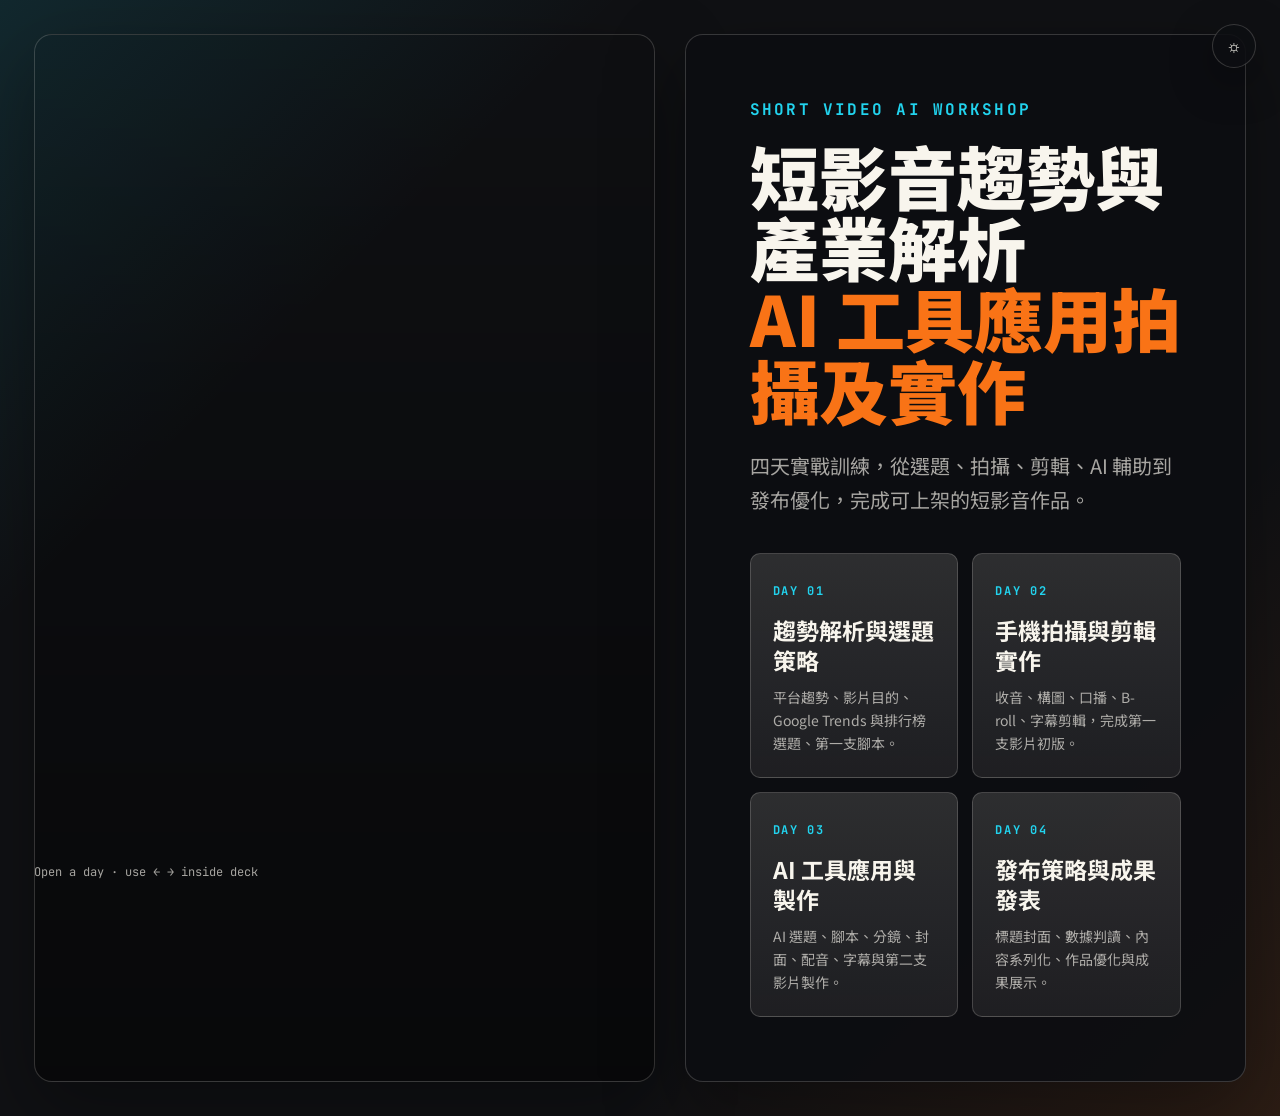
<file: index.html>
<!DOCTYPE html>
<html lang="zh-TW">
<head>
  <meta charset="UTF-8">
  <meta name="viewport" content="width=device-width, initial-scale=1.0">
  <title>短影音趨勢與 AI 工具實作課程</title>
  <link rel="preconnect" href="https://fonts.googleapis.com">
  <link rel="preconnect" href="https://fonts.gstatic.com" crossorigin>
  <link href="https://fonts.googleapis.com/css2?family=Noto+Sans+TC:wght@400;500;700;900&family=JetBrains+Mono:wght@500;700&display=swap" rel="stylesheet">
  <link rel="stylesheet" href="site.css">
</head>
<body class="home">
  <button class="theme-toggle" type="button" aria-label="切換深淺色模式" data-theme-toggle>☼</button>

  <main class="home-shell">
    <p class="eyebrow">SHORT VIDEO AI WORKSHOP</p>
    <h1>短影音趨勢與產業解析<br><span>AI 工具應用拍攝及實作</span></h1>
    <p class="home-subtitle">四天實戰訓練，從選題、拍攝、剪輯、AI 輔助到發布優化，完成可上架的短影音作品。</p>

    <nav class="day-grid" aria-label="四天課程簡報">
      <a class="day-card" href="day01.html">
        <span class="day-num">DAY 01</span>
        <strong>趨勢解析與選題策略</strong>
        <span>平台趨勢、影片目的、Google Trends 與排行榜選題、第一支腳本。</span>
      </a>
      <a class="day-card" href="day02.html">
        <span class="day-num">DAY 02</span>
        <strong>手機拍攝與剪輯實作</strong>
        <span>收音、構圖、口播、B-roll、字幕剪輯，完成第一支影片初版。</span>
      </a>
      <a class="day-card" href="day03.html">
        <span class="day-num">DAY 03</span>
        <strong>AI 工具應用與製作</strong>
        <span>AI 選題、腳本、分鏡、封面、配音、字幕與第二支影片製作。</span>
      </a>
      <a class="day-card" href="day04.html">
        <span class="day-num">DAY 04</span>
        <strong>發布策略與成果發表</strong>
        <span>標題封面、數據判讀、內容系列化、作品優化與成果展示。</span>
      </a>
    </nav>
  </main>

  <footer class="home-footer">Open a day · use ← → inside deck</footer>
  <script src="theme.js"></script>
</body>
</html>
</file>
<file: site.css>
:root {
  --bg: #101114;
  --paper: #f4efe6;
  --ink: #f8f5ed;
  --ink-strong: #ffffff;
  --muted: rgba(248, 245, 237, 0.66);
  --line: rgba(248, 245, 237, 0.18);
  --panel: rgba(248, 245, 237, 0.08);
  --panel-strong: rgba(248, 245, 237, 0.14);
  --accent: #22d3ee;
  --accent-2: #f97316;
  --accent-3: #84cc16;
  --deep: #0d0e12;
  --shadow: rgba(0, 0, 0, 0.34);
}

:root[data-theme="light"] {
  --bg: #f4efe6;
  --paper: #fffaf0;
  --ink: #191a1e;
  --ink-strong: #050609;
  --muted: rgba(25, 26, 30, 0.64);
  --line: rgba(25, 26, 30, 0.16);
  --panel: rgba(25, 26, 30, 0.055);
  --panel-strong: rgba(25, 26, 30, 0.095);
  --accent: #007a99;
  --accent-2: #b54800;
  --accent-3: #497d00;
  --deep: #fffaf0;
  --shadow: rgba(56, 42, 20, 0.14);
}

* {
  box-sizing: border-box;
}

html,
body {
  margin: 0;
  min-height: 100%;
  font-family: "Noto Sans TC", system-ui, sans-serif;
  background:
    linear-gradient(135deg, rgba(34, 211, 238, 0.12), transparent 26%),
    linear-gradient(315deg, rgba(249, 115, 22, 0.12), transparent 28%),
    var(--bg);
  color: var(--ink);
}

body {
  min-height: 100vh;
}

a {
  color: inherit;
}

.theme-toggle {
  position: fixed;
  top: 24px;
  right: 24px;
  z-index: 50;
  width: 44px;
  height: 44px;
  border: 1px solid var(--line);
  border-radius: 50%;
  background: color-mix(in srgb, var(--deep), transparent 12%);
  color: var(--ink);
  cursor: pointer;
  font: 700 18px/1 "JetBrains Mono", monospace;
  box-shadow: 0 14px 44px var(--shadow);
}

.home {
  min-height: 100vh;
  padding: 34px;
  display: grid;
  grid-template-columns: minmax(0, 1.05fr) minmax(360px, 0.95fr);
  gap: 30px;
  align-items: stretch;
}

.home::before {
  content: "";
  border: 1px solid var(--line);
  border-radius: 18px;
  background:
    linear-gradient(180deg, rgba(0, 0, 0, 0.06), rgba(0, 0, 0, 0.48)),
    url("https://images.pexels.com/photos/8371391/pexels-photo-8371391.jpeg?auto=compress&cs=tinysrgb&w=1800") center / cover;
  box-shadow: 0 28px 80px var(--shadow);
  min-height: calc(100vh - 68px);
}

.home-shell {
  min-height: calc(100vh - 68px);
  padding: clamp(28px, 5vw, 72px);
  border: 1px solid var(--line);
  border-radius: 18px;
  background: color-mix(in srgb, var(--deep), transparent 8%);
  box-shadow: 0 28px 80px var(--shadow);
  display: flex;
  flex-direction: column;
  justify-content: center;
}

.eyebrow,
.day-num,
.deck-kicker,
.slide-count {
  font-family: "JetBrains Mono", monospace;
  letter-spacing: 0.14em;
  text-transform: uppercase;
}

.eyebrow {
  margin: 0 0 20px;
  color: var(--accent);
  font-weight: 700;
}

h1 {
  margin: 0;
  font-size: clamp(44px, 5.4vw, 84px);
  line-height: 1.03;
  font-weight: 900;
  letter-spacing: 0;
}

h1 span {
  color: var(--accent-2);
}

.home-subtitle {
  width: min(720px, 100%);
  margin: 24px 0 36px;
  color: var(--muted);
  font-size: 20px;
  line-height: 1.7;
}

.day-grid {
  display: grid;
  grid-template-columns: repeat(2, minmax(0, 1fr));
  gap: 14px;
}

.day-card {
  min-height: 172px;
  padding: 22px;
  border: 1px solid var(--line);
  border-radius: 10px;
  background: linear-gradient(180deg, var(--panel-strong), var(--panel));
  color: var(--ink);
  text-decoration: none;
  transition: transform 220ms ease, border-color 220ms ease, box-shadow 220ms ease;
  position: relative;
  overflow: hidden;
}

.day-card::after {
  content: "";
  position: absolute;
  inset: auto 16px 14px 16px;
  height: 3px;
  background: linear-gradient(90deg, var(--accent), var(--accent-2));
  transform: scaleX(0);
  transform-origin: left;
  transition: transform 220ms ease;
}

.day-card:hover {
  transform: translateY(-5px);
  border-color: color-mix(in srgb, var(--accent), white 20%);
  box-shadow: 0 18px 52px var(--shadow);
}

.day-card:hover::after {
  transform: scaleX(1);
}

.day-card strong {
  display: block;
  margin: 16px 0 10px;
  font-size: 23px;
  line-height: 1.3;
}

.day-card span:last-child {
  display: block;
  color: var(--muted);
  font-size: 14px;
  line-height: 1.65;
}

.day-num {
  color: var(--accent);
  font-size: 12px;
  font-weight: 700;
}

.home-footer {
  position: fixed;
  bottom: 20px;
  left: 34px;
  color: var(--muted);
  font-family: "JetBrains Mono", monospace;
  font-size: 12px;
}

.deck-page {
  overflow: hidden;
}

.deck-shell {
  min-height: 100vh;
}

.deck-topbar {
  position: fixed;
  left: 28px;
  right: 84px;
  top: 22px;
  z-index: 40;
  display: flex;
  align-items: center;
  justify-content: space-between;
  color: var(--muted);
}

.home-link {
  color: var(--ink);
  text-decoration: none;
  border: 1px solid var(--line);
  border-radius: 999px;
  padding: 8px 14px;
  background: color-mix(in srgb, var(--deep), transparent 16%);
  box-shadow: 0 12px 36px var(--shadow);
}

.deck-kicker {
  color: var(--accent);
  font-size: 13px;
  font-weight: 700;
}

.slide {
  display: flex;
  position: fixed;
  inset: 0;
  min-height: 100vh;
  padding: 92px 6vw 76px;
  align-items: center;
  opacity: 0;
  pointer-events: none;
  transform: translateX(42px) scale(0.985);
  transition: opacity 520ms cubic-bezier(0.22, 1, 0.36, 1), transform 620ms cubic-bezier(0.22, 1, 0.36, 1);
}

.slide::before {
  content: "";
  position: absolute;
  inset: 18px;
  border: 1px solid var(--line);
  border-radius: 18px;
  pointer-events: none;
}

.slide.active {
  opacity: 1;
  pointer-events: auto;
  transform: translateX(0) scale(1);
}

.slide.active .slide-inner {
  animation: pageRise 680ms cubic-bezier(0.22, 1, 0.36, 1) both;
}

.slide.active .visual-panel,
.slide.active .photo-collage,
.slide.active .full-bleed-frame {
  animation: imageSettle 900ms cubic-bezier(0.22, 1, 0.36, 1) both;
}

.slide.leaving-left {
  transform: translateX(-46px) scale(0.98);
}

.slide-inner {
  width: min(1340px, 100%);
  margin: 0 auto;
  position: relative;
  z-index: 2;
}

.slide h2 {
  margin: 12px 0 22px;
  font-size: clamp(42px, 5.1vw, 82px);
  line-height: 1.08;
  letter-spacing: 0;
  font-weight: 900;
  color: var(--ink-strong);
}

.slide-lead {
  color: var(--ink);
  font-size: clamp(24px, 2.35vw, 38px);
  line-height: 1.45;
  font-weight: 700;
}

.slide-body {
  display: grid;
  gap: 14px;
  margin-top: 18px;
}

.slide-body p,
.slide-body li {
  margin: 0;
  color: var(--muted);
  font-size: clamp(18px, 1.55vw, 26px);
  line-height: 1.55;
  font-weight: 500;
}

.compact {
  max-width: 840px;
}

.cover-grid,
.split-grid,
.lab-layout {
  display: grid;
  grid-template-columns: minmax(0, 1fr) minmax(360px, 0.8fr);
  gap: clamp(28px, 4vw, 64px);
  align-items: center;
}

.split-grid.photo-left {
  grid-template-columns: minmax(360px, 0.82fr) minmax(0, 1fr);
}

.stack-layout {
  display: grid;
  gap: 22px;
}

.visual-panel {
  margin: 0;
  min-height: 520px;
  border-radius: 18px;
  overflow: hidden;
  border: 1px solid var(--line);
  position: relative;
  box-shadow: 0 30px 90px var(--shadow);
  background: var(--panel);
}

.visual-panel img {
  width: 100%;
  height: 100%;
  min-height: 520px;
  object-fit: cover;
  display: block;
  filter: saturate(0.88) contrast(1.05);
}

.visual-panel::after {
  content: "";
  position: absolute;
  inset: 0;
  background: linear-gradient(180deg, transparent 38%, rgba(0, 0, 0, 0.62));
}

.visual-panel figcaption {
  position: absolute;
  left: 22px;
  bottom: 20px;
  z-index: 2;
  color: white;
  font-family: "JetBrains Mono", monospace;
  letter-spacing: 0.16em;
  font-size: 12px;
}

.sound-card::before {
  content: "";
  position: absolute;
  left: 28px;
  right: 28px;
  bottom: 66px;
  z-index: 2;
  height: 80px;
  background:
    linear-gradient(90deg, transparent 0 5%, var(--accent) 5% 7%, transparent 7% 13%, var(--accent-2) 13% 16%, transparent 16% 21%, var(--accent) 21% 23%, transparent 23% 30%, var(--accent-3) 30% 34%, transparent 34% 42%, var(--accent) 42% 45%, transparent 45% 54%, var(--accent-2) 54% 58%, transparent 58% 66%, var(--accent) 66% 68%, transparent 68% 74%, var(--accent-3) 74% 79%, transparent 79%);
  clip-path: polygon(0 55%, 4% 35%, 8% 70%, 12% 22%, 16% 62%, 20% 45%, 24% 80%, 28% 18%, 32% 64%, 36% 42%, 40% 75%, 44% 20%, 48% 58%, 52% 36%, 56% 78%, 60% 28%, 64% 64%, 68% 38%, 72% 82%, 76% 24%, 80% 62%, 84% 40%, 88% 72%, 92% 34%, 96% 58%, 100% 48%);
  opacity: 0.92;
}

.full-bleed-frame {
  min-height: 72vh;
  border-radius: 18px;
  border: 1px solid var(--line);
  overflow: hidden;
  position: relative;
  display: grid;
  align-items: end;
  padding: clamp(28px, 5vw, 72px);
  background:
    linear-gradient(90deg, rgba(0, 0, 0, 0.78) 0 38%, rgba(0, 0, 0, 0.24) 72%),
    var(--slide-image) center / cover;
  box-shadow: 0 34px 96px var(--shadow);
}

.full-bleed-frame::after {
  content: "";
  position: absolute;
  inset: 22px;
  border: 1px solid rgba(255, 255, 255, 0.22);
  pointer-events: none;
}

.full-bleed-copy {
  position: relative;
  z-index: 2;
  width: min(820px, 100%);
}

.full-bleed-copy h2 {
  font-size: clamp(54px, 7.2vw, 116px);
}

.quote-layout {
  width: min(1120px, 100%);
  margin: 0 auto;
}

.quote-layout h2 {
  width: min(960px, 100%);
  font-size: clamp(38px, 4.2vw, 68px);
}

.quote-block {
  margin-top: 28px;
  padding: clamp(28px, 5vw, 68px);
  border-top: 2px solid var(--accent);
  border-bottom: 1px solid var(--line);
  position: relative;
}

.quote-block::before {
  content: "“";
  position: absolute;
  left: 0;
  top: -36px;
  color: var(--accent-2);
  font-family: Georgia, serif;
  font-size: clamp(96px, 14vw, 190px);
  line-height: 1;
  opacity: 0.72;
}

.quote-block > p {
  margin: 0;
  color: var(--ink-strong);
  font-size: clamp(34px, 5vw, 86px);
  line-height: 1.14;
  font-weight: 900;
  max-width: 1050px;
}

.collage-layout {
  display: grid;
  grid-template-columns: minmax(0, 0.86fr) minmax(420px, 1fr);
  gap: clamp(28px, 5vw, 72px);
  align-items: center;
}

.photo-collage {
  height: 68vh;
  min-height: 520px;
  display: grid;
  grid-template-columns: 1.15fr 0.85fr;
  grid-template-rows: 0.9fr 1.1fr;
  gap: 14px;
  transform: rotate(-1.4deg);
}

.photo-collage img {
  width: 100%;
  height: 100%;
  object-fit: cover;
  border: 1px solid var(--line);
  border-radius: 14px;
  box-shadow: 0 22px 70px var(--shadow);
  filter: saturate(0.92) contrast(1.03);
}

.photo-collage img:nth-child(1) {
  grid-row: span 2;
}

.photo-collage img:nth-child(2) {
  transform: translateY(22px) rotate(3deg);
}

.photo-collage img:nth-child(3) {
  transform: translateX(-28px) rotate(-2deg);
}

.photo-collage img:nth-child(4) {
  display: none;
}

.number-layout {
  display: grid;
  grid-template-columns: minmax(0, 0.78fr) minmax(420px, 1fr);
  gap: clamp(24px, 5vw, 74px);
  align-items: center;
}

.big-number-block {
  min-height: 520px;
  border: 1px solid var(--line);
  border-radius: 18px;
  background:
    linear-gradient(135deg, color-mix(in srgb, var(--accent), transparent 82%), transparent 46%),
    linear-gradient(180deg, var(--panel-strong), var(--panel));
  padding: clamp(24px, 4vw, 56px);
  display: grid;
  grid-template-columns: minmax(150px, 0.45fr) 1fr;
  gap: 28px;
  align-items: center;
  box-shadow: 0 28px 90px var(--shadow);
}

.big-number-block > span {
  color: var(--accent-2);
  font-family: "JetBrains Mono", monospace;
  font-size: clamp(92px, 13vw, 210px);
  line-height: 0.86;
  font-weight: 900;
  letter-spacing: -0.06em;
}

.big-number-block p {
  margin: 0 0 18px;
  color: var(--ink);
  font-size: clamp(21px, 2vw, 34px);
  line-height: 1.35;
  font-weight: 800;
}

.index-layout {
  display: grid;
  grid-template-columns: minmax(0, 0.82fr) minmax(520px, 1fr);
  gap: clamp(28px, 5vw, 72px);
  align-items: center;
}

.mag-index {
  border-top: 1px solid var(--line);
  border-bottom: 1px solid var(--line);
}

.mag-index div {
  display: grid;
  grid-template-columns: 74px 1fr;
  gap: 22px;
  align-items: baseline;
  padding: 20px 0;
  border-bottom: 1px solid var(--line);
}

.mag-index div:last-child {
  border-bottom: 0;
}

.mag-index span {
  color: var(--accent);
  font-family: "JetBrains Mono", monospace;
  font-size: 14px;
  font-weight: 900;
}

.mag-index p {
  margin: 0;
  color: var(--ink-strong);
  font-size: clamp(22px, 2.2vw, 38px);
  line-height: 1.24;
  font-weight: 900;
}

.content-cards {
  display: grid;
  grid-template-columns: repeat(4, minmax(0, 1fr));
  gap: 16px;
}

.content-cards article {
  min-height: 188px;
  padding: 20px;
  border: 1px solid var(--line);
  border-radius: 12px;
  background: linear-gradient(180deg, var(--panel-strong), var(--panel));
}

.content-cards article span {
  display: block;
  color: var(--accent);
  font-family: "JetBrains Mono", monospace;
  font-size: 12px;
  margin-bottom: 18px;
}

.content-cards article strong {
  display: block;
  color: var(--ink-strong);
  font-size: clamp(20px, 1.7vw, 30px);
  line-height: 1.25;
}

.content-cards article p {
  margin: 10px 0 0;
  color: var(--muted);
  font-size: 17px;
  line-height: 1.55;
}

.checklist {
  display: grid;
  gap: 14px;
}

.checklist div {
  display: grid;
  grid-template-columns: 42px 1fr;
  gap: 14px;
  align-items: start;
  padding: 18px;
  border: 1px solid var(--line);
  border-radius: 12px;
  background: var(--panel);
}

.checklist i {
  display: grid;
  place-items: center;
  width: 34px;
  height: 34px;
  border-radius: 50%;
  background: var(--accent-3);
  color: #07100b;
  font-style: normal;
  font-weight: 900;
}

.checklist span {
  color: var(--ink);
  font-size: clamp(20px, 1.7vw, 30px);
  line-height: 1.42;
  font-weight: 700;
}

.process-line {
  display: grid;
  grid-template-columns: repeat(auto-fit, minmax(170px, 1fr));
  gap: 14px;
  align-items: stretch;
}

.process-line div {
  padding: 18px;
  border: 1px solid var(--line);
  border-radius: 12px;
  background: var(--panel);
  min-height: 170px;
  position: relative;
}

.process-line span {
  display: inline-grid;
  place-items: center;
  width: 38px;
  height: 38px;
  border-radius: 50%;
  background: var(--accent);
  color: #061115;
  font-family: "JetBrains Mono", monospace;
  font-weight: 900;
}

.process-line p {
  margin: 24px 0 0;
  color: var(--ink);
  font-size: clamp(18px, 1.35vw, 24px);
  line-height: 1.5;
  font-weight: 700;
}

.lab-board {
  padding: 22px;
  border: 1px solid var(--line);
  border-radius: 18px;
  background:
    linear-gradient(135deg, var(--panel-strong), var(--panel)),
    repeating-linear-gradient(0deg, transparent 0 36px, rgba(255, 255, 255, 0.04) 36px 37px);
}

.tool-strip {
  display: flex;
  flex-wrap: wrap;
  gap: 10px;
  margin-top: 24px;
}

.tool-strip a,
.inline-link {
  color: var(--ink-strong);
  text-decoration: none;
  border-bottom: 2px solid color-mix(in srgb, var(--accent), transparent 25%);
}

.tool-strip a {
  display: inline-flex;
  align-items: center;
  min-height: 38px;
  padding: 8px 13px;
  border: 1px solid var(--line);
  border-radius: 999px;
  background: color-mix(in srgb, var(--accent), transparent 88%);
  color: var(--ink);
  font-weight: 700;
}

.progress {
  position: fixed;
  left: 0;
  bottom: 0;
  height: 4px;
  width: 100%;
  z-index: 40;
  background: var(--line);
}

.progress span {
  display: block;
  width: 0;
  height: 100%;
  background: linear-gradient(90deg, var(--accent), var(--accent-2), var(--accent-3));
  transition: width 300ms ease;
}

.deck-controls {
  position: fixed;
  right: 24px;
  bottom: 24px;
  z-index: 40;
  display: flex;
  gap: 10px;
}

.deck-controls button {
  width: 46px;
  height: 46px;
  border: 1px solid var(--line);
  border-radius: 50%;
  background: color-mix(in srgb, var(--deep), transparent 12%);
  color: var(--ink);
  font-size: 22px;
  cursor: pointer;
  box-shadow: 0 12px 36px var(--shadow);
}

.slide-count {
  position: fixed;
  left: 28px;
  bottom: 28px;
  z-index: 40;
  color: var(--muted);
  font-size: 13px;
}

@keyframes pageRise {
  from {
    opacity: 0;
    transform: translateY(24px);
  }
  to {
    opacity: 1;
    transform: translateY(0);
  }
}

@keyframes imageSettle {
  from {
    opacity: 0;
    transform: translateY(28px) scale(1.035);
  }
  to {
    opacity: 1;
    transform: translateY(0) scale(1);
  }
}

@media (max-width: 1100px) {
  .home,
  .cover-grid,
  .split-grid,
  .lab-layout,
  .split-grid.photo-left,
  .collage-layout,
  .number-layout,
  .index-layout {
    grid-template-columns: 1fr;
  }

  .home::before {
    min-height: 320px;
  }

  .content-cards {
    grid-template-columns: repeat(2, minmax(0, 1fr));
  }

  .visual-panel,
  .visual-panel img {
    min-height: 320px;
  }

  .photo-collage {
    min-height: 360px;
    height: 44vh;
  }

  .big-number-block {
    min-height: auto;
    grid-template-columns: 1fr;
  }

  .index-layout {
    gap: 28px;
  }
}

@media (max-width: 700px) {
  .home {
    padding: 18px;
  }

  .day-grid,
  .content-cards {
    grid-template-columns: 1fr;
  }

  .deck-topbar {
    left: 16px;
    right: 72px;
  }

  .slide {
    padding: 90px 7vw 86px;
    overflow-y: auto;
  }

  .slide::before {
    inset: 10px;
  }

  .full-bleed-frame {
    min-height: 62vh;
    padding: 26px;
  }

  .photo-collage {
    grid-template-columns: 1fr;
    grid-template-rows: repeat(3, 180px);
    height: auto;
    transform: none;
  }

  .photo-collage img:nth-child(1) {
    grid-row: auto;
  }

  .photo-collage img:nth-child(2),
  .photo-collage img:nth-child(3) {
    transform: none;
  }

  .mag-index div {
    grid-template-columns: 46px 1fr;
  }
}
</file>
